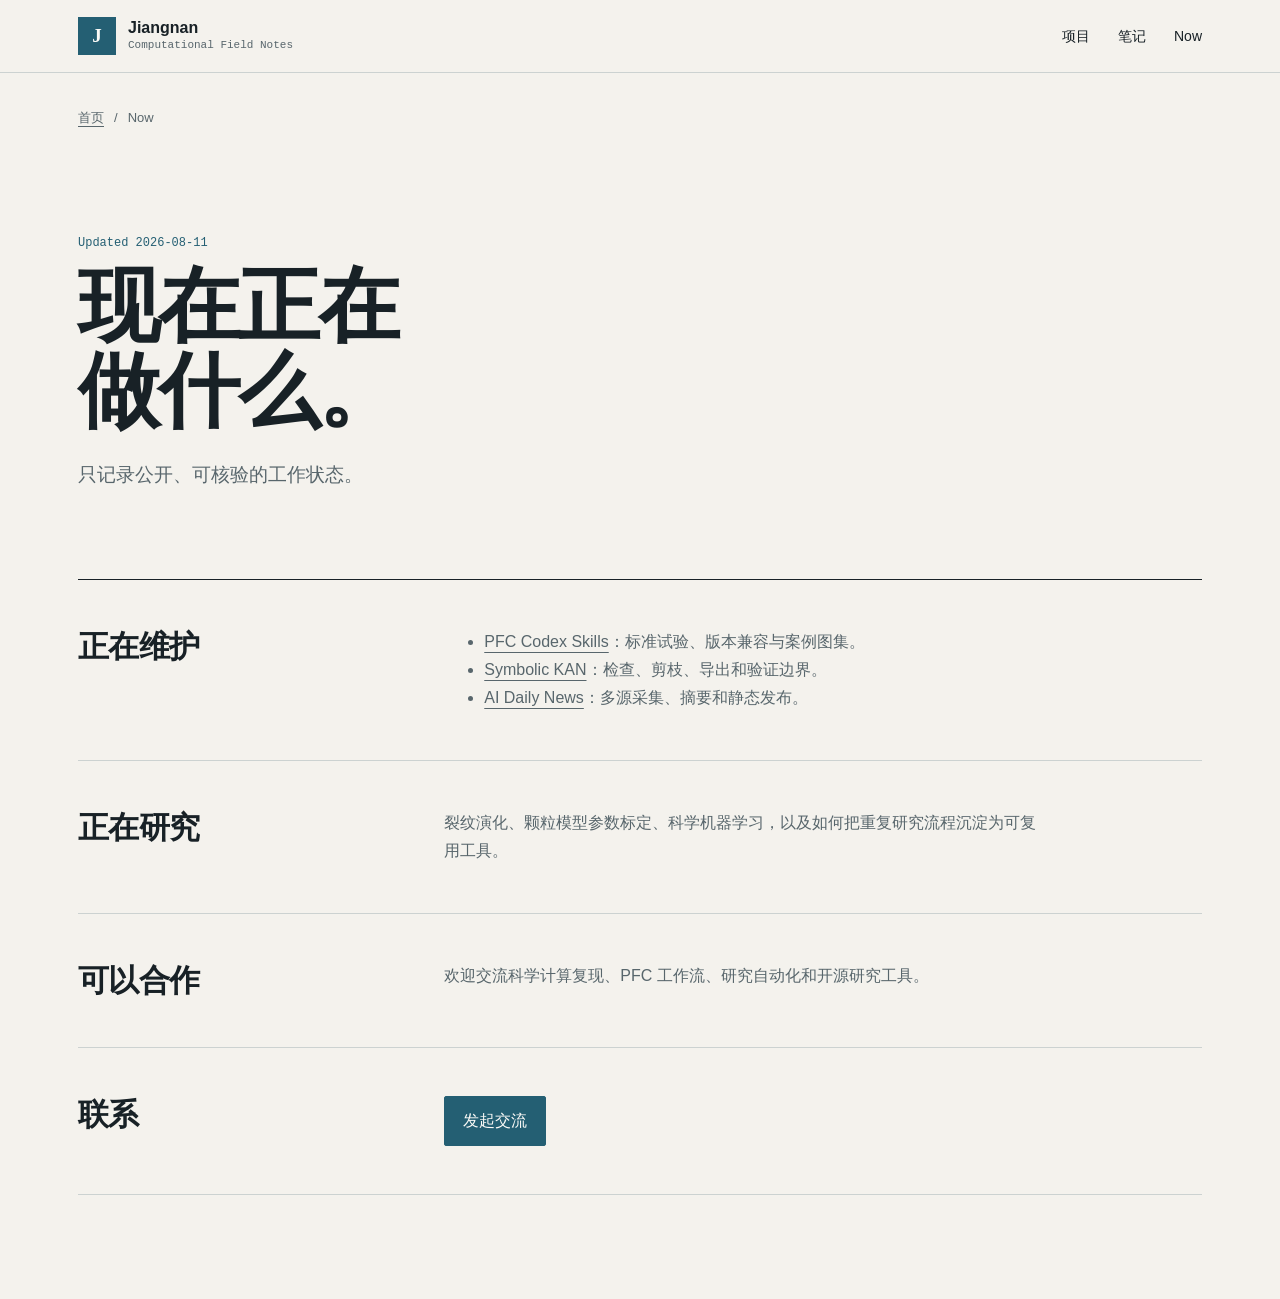
<file: now.html>
<!doctype html><html lang="zh-CN"><head><meta charset="utf-8"><meta name="viewport" content="width=device-width,initial-scale=1,viewport-fit=cover"><title>Now | Jiangnan</title><meta name="description" content="Jiangnan 当前维护、研究和可合作方向。"><link rel="canonical" href="https://jiangnan030-del.github.io/personal-atlas/now.html"><link rel="stylesheet" href="styles.css"><link rel="stylesheet" href="subpages.css"></head><body><header class="masthead"><div class="masthead-inner"><a class="identity" href="index.html"><span class="mark">J</span><span>Jiangnan<small>Computational Field Notes</small></span></a><nav><a href="index.html#work">项目</a><a href="index.html#notes">笔记</a><a href="now.html">Now</a></nav></div></header><main class="subpage"><div class="crumbs"><a href="index.html">首页</a><span>/</span><span>Now</span></div><header class="page-head"><p class="project-type">Updated 2026-08-11</p><h1>现在正在做什么。</h1><p>只记录公开、可核验的工作状态。</p></header><div class="now-list"><section><h2>正在维护</h2><ul><li><a href="cases/pfc-codex-skills.html">PFC Codex Skills</a>：标准试验、版本兼容与案例图集。</li><li><a href="cases/symbolic-kan.html">Symbolic KAN</a>：检查、剪枝、导出和验证边界。</li><li><a href="cases/ai-daily-news.html">AI Daily News</a>：多源采集、摘要和静态发布。</li></ul></section><section><h2>正在研究</h2><p>裂纹演化、颗粒模型参数标定、科学机器学习，以及如何把重复研究流程沉淀为可复用工具。</p></section><section><h2>可以合作</h2><p>欢迎交流科学计算复现、PFC 工作流、研究自动化和开源研究工具。</p></section><section><h2>联系</h2><p><a class="button" href="mailto:jiangnan030@gmail.com?subject=Research%20collaboration">发起交流</a></p></section></div></main></body></html>
</file>
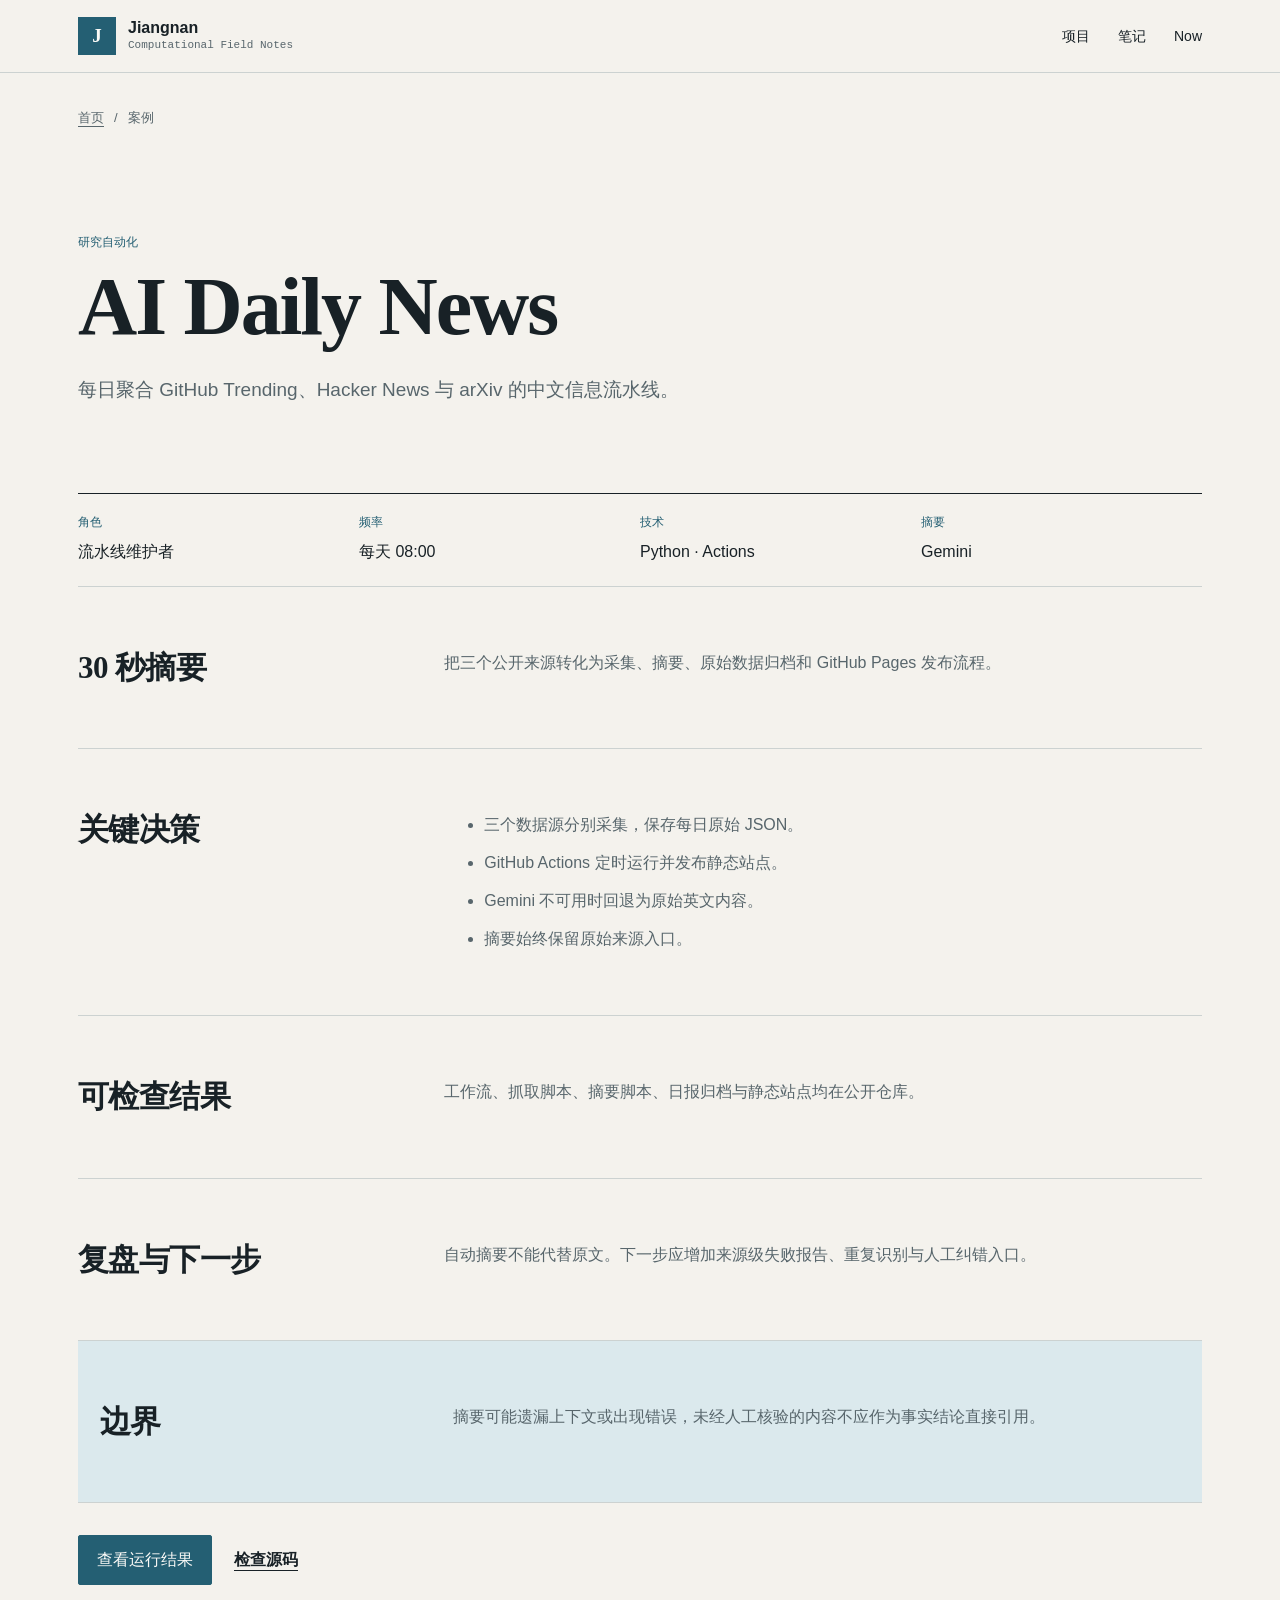
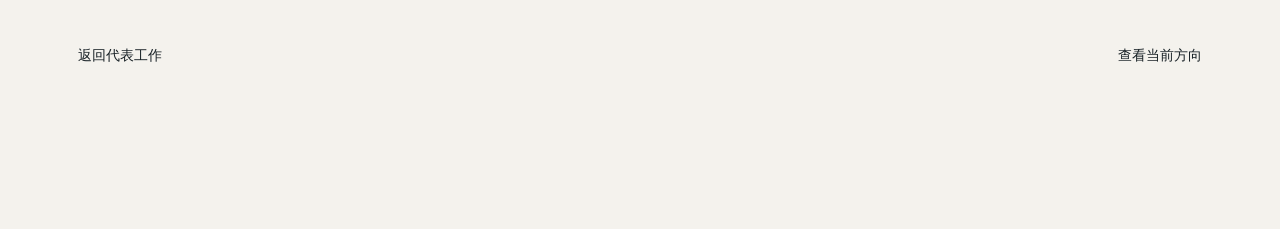
<file: cases/ai-daily-news.html>
<!doctype html><html lang="zh-CN"><head><meta charset="utf-8"><meta name="viewport" content="width=device-width,initial-scale=1,viewport-fit=cover"><title>AI Daily News | Jiangnan</title><meta name="description" content="AI Daily News 多源采集、摘要、归档和发布流水线案例。"><link rel="canonical" href="https://jiangnan030-del.github.io/personal-atlas/cases/ai-daily-news.html"><link rel="stylesheet" href="../styles.css"><link rel="stylesheet" href="../subpages.css"></head><body><header class="masthead"><div class="masthead-inner"><a class="identity" href="../index.html"><span class="mark">J</span><span>Jiangnan<small>Computational Field Notes</small></span></a><nav><a href="../index.html#work">项目</a><a href="../index.html#notes">笔记</a><a href="../now.html">Now</a></nav></div></header><main class="subpage"><div class="crumbs"><a href="../index.html">首页</a><span>/</span><span>案例</span></div><article><header class="page-head"><p class="project-type">研究自动化</p><h1>AI Daily News</h1><p>每日聚合 GitHub Trending、Hacker News 与 arXiv 的中文信息流水线。</p></header><dl class="meta"><div><dt>角色</dt><dd>流水线维护者</dd></div><div><dt>频率</dt><dd>每天 08:00</dd></div><div><dt>技术</dt><dd>Python · Actions</dd></div><div><dt>摘要</dt><dd>Gemini</dd></div></dl><section class="chapter"><h2>30 秒摘要</h2><p>把三个公开来源转化为采集、摘要、原始数据归档和 GitHub Pages 发布流程。</p></section><section class="chapter"><h2>关键决策</h2><ul><li>三个数据源分别采集，保存每日原始 JSON。</li><li>GitHub Actions 定时运行并发布静态站点。</li><li>Gemini 不可用时回退为原始英文内容。</li><li>摘要始终保留原始来源入口。</li></ul></section><section class="chapter"><h2>可检查结果</h2><p>工作流、抓取脚本、摘要脚本、日报归档与静态站点均在公开仓库。</p></section><section class="chapter"><h2>复盘与下一步</h2><p>自动摘要不能代替原文。下一步应增加来源级失败报告、重复识别与人工纠错入口。</p></section><section class="chapter limit"><h2>边界</h2><p>摘要可能遗漏上下文或出现错误，未经人工核验的内容不应作为事实结论直接引用。</p></section><div class="actions"><a class="button" href="https://jiangnan030-del.github.io/ai-daily-news/">查看运行结果</a><a class="text-link" href="https://github.com/jiangnan030-del/ai-daily-news">检查源码</a></div></article><nav class="next"><a href="../index.html#work">返回代表工作</a><a href="../now.html">查看当前方向</a></nav></main></body></html>
</file>
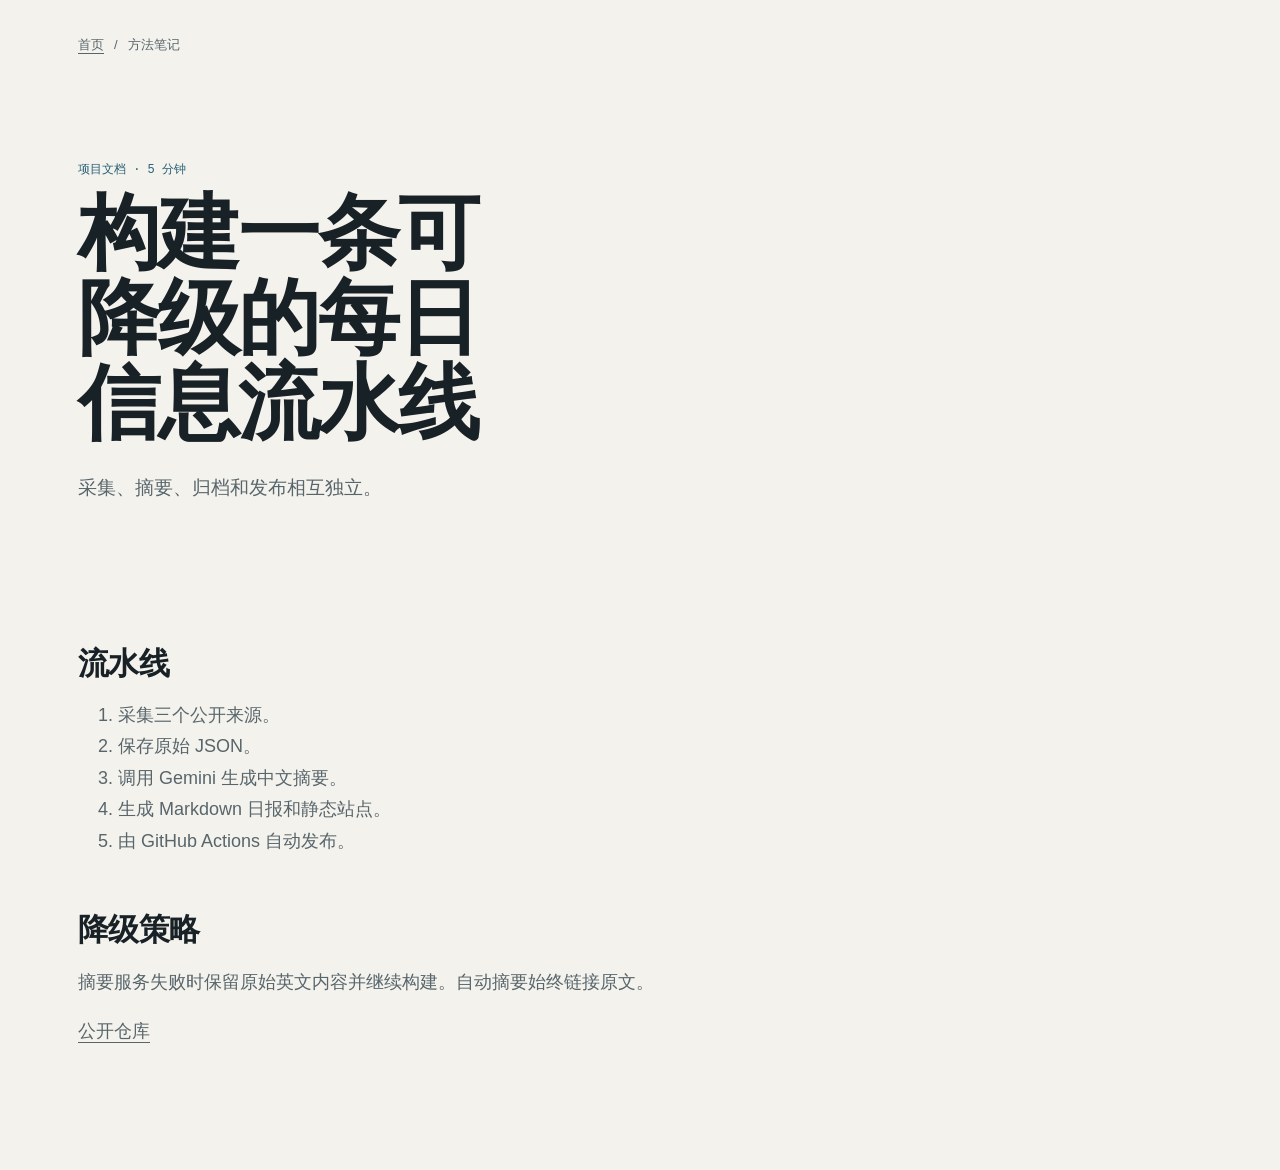
<file: notes/daily-news-pipeline.html>
<!doctype html><html lang="zh-CN"><head><meta charset="utf-8"><meta name="viewport" content="width=device-width,initial-scale=1"><title>可降级的每日信息流水线 | Jiangnan</title><meta name="description" content="AI Daily News 的采集、摘要、归档和发布结构。"><link rel="stylesheet" href="../styles.css"><link rel="stylesheet" href="../subpages.css"></head><body><main class="subpage"><div class="crumbs"><a href="../index.html">首页</a><span>/</span><span>方法笔记</span></div><article class="article"><header class="page-head"><p class="project-type">项目文档 · 5 分钟</p><h1>构建一条可降级的每日信息流水线</h1><p>采集、摘要、归档和发布相互独立。</p></header><div class="article-body"><h2>流水线</h2><ol><li>采集三个公开来源。</li><li>保存原始 JSON。</li><li>调用 Gemini 生成中文摘要。</li><li>生成 Markdown 日报和静态站点。</li><li>由 GitHub Actions 自动发布。</li></ol><h2>降级策略</h2><p>摘要服务失败时保留原始英文内容并继续构建。自动摘要始终链接原文。</p><p><a href="https://github.com/jiangnan030-del/ai-daily-news">公开仓库</a></p></div></article></main></body></html>
</file>
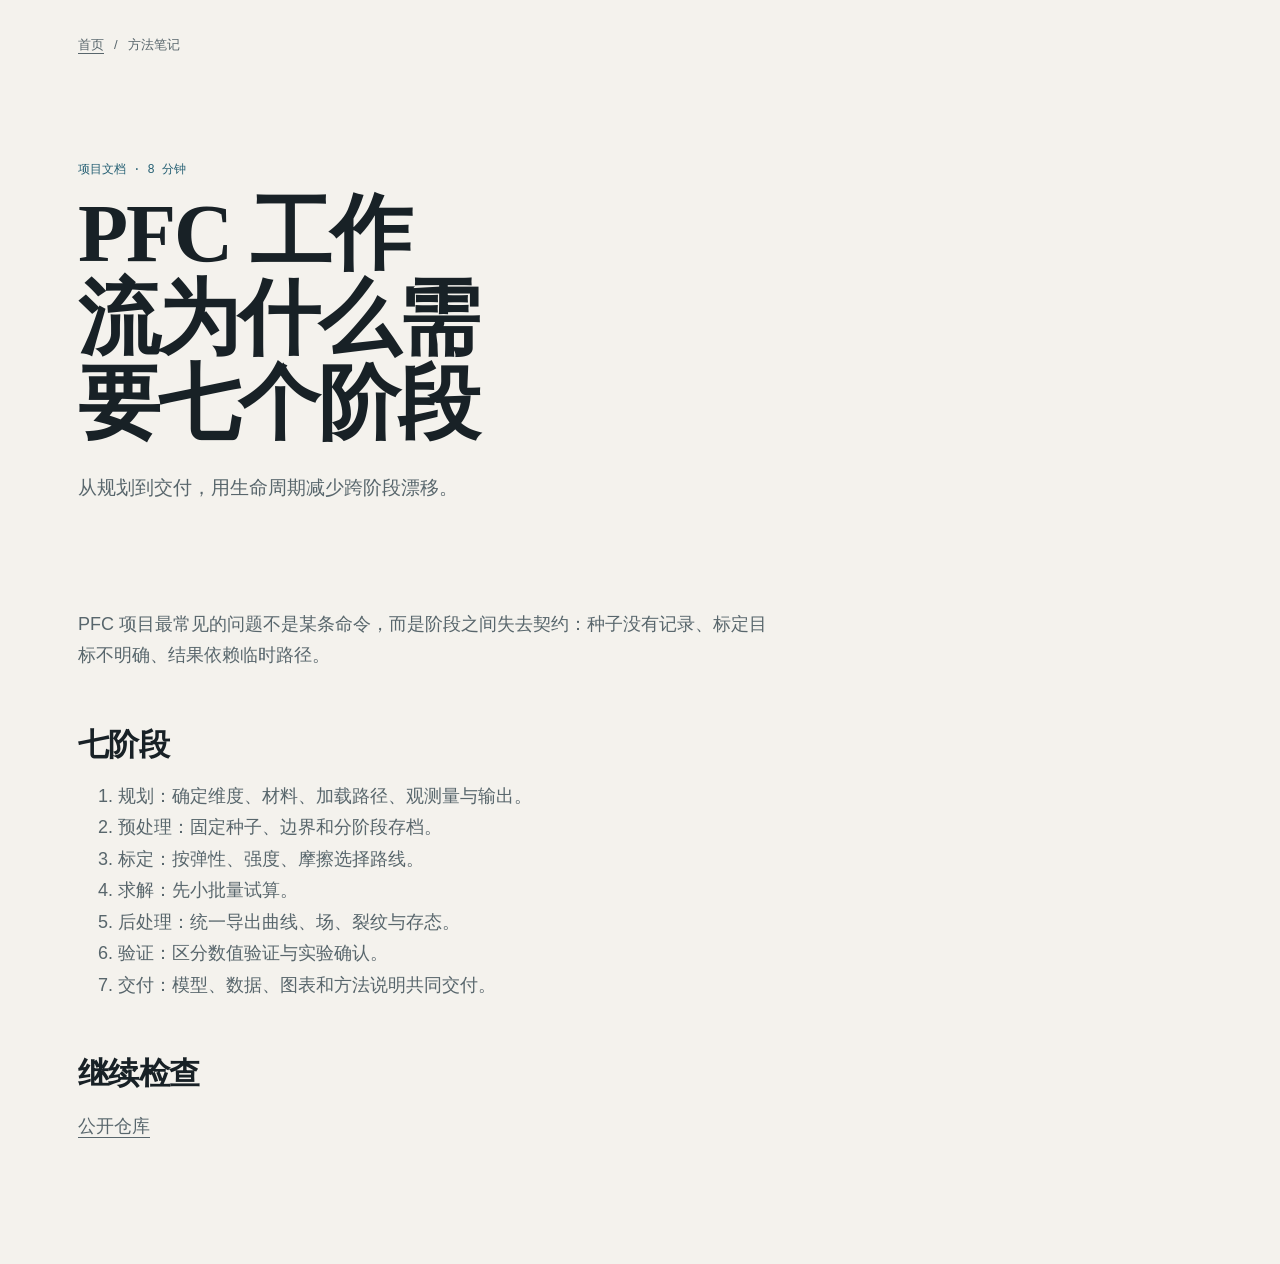
<file: notes/pfc-workflow.html>
<!doctype html><html lang="zh-CN"><head><meta charset="utf-8"><meta name="viewport" content="width=device-width,initial-scale=1"><title>PFC 七阶段工作流 | Jiangnan</title><meta name="description" content="PFC 工作流为什么需要七个阶段。"><link rel="stylesheet" href="../styles.css"><link rel="stylesheet" href="../subpages.css"></head><body><main class="subpage"><div class="crumbs"><a href="../index.html">首页</a><span>/</span><span>方法笔记</span></div><article class="article"><header class="page-head"><p class="project-type">项目文档 · 8 分钟</p><h1>PFC 工作流为什么需要七个阶段</h1><p>从规划到交付，用生命周期减少跨阶段漂移。</p></header><div class="article-body"><p>PFC 项目最常见的问题不是某条命令，而是阶段之间失去契约：种子没有记录、标定目标不明确、结果依赖临时路径。</p><h2>七阶段</h2><ol><li>规划：确定维度、材料、加载路径、观测量与输出。</li><li>预处理：固定种子、边界和分阶段存档。</li><li>标定：按弹性、强度、摩擦选择路线。</li><li>求解：先小批量试算。</li><li>后处理：统一导出曲线、场、裂纹与存态。</li><li>验证：区分数值验证与实验确认。</li><li>交付：模型、数据、图表和方法说明共同交付。</li></ol><h2>继续检查</h2><p><a href="https://github.com/jiangnan030-del/pfc-codex-skills">公开仓库</a></p></div></article></main></body></html>
</file>
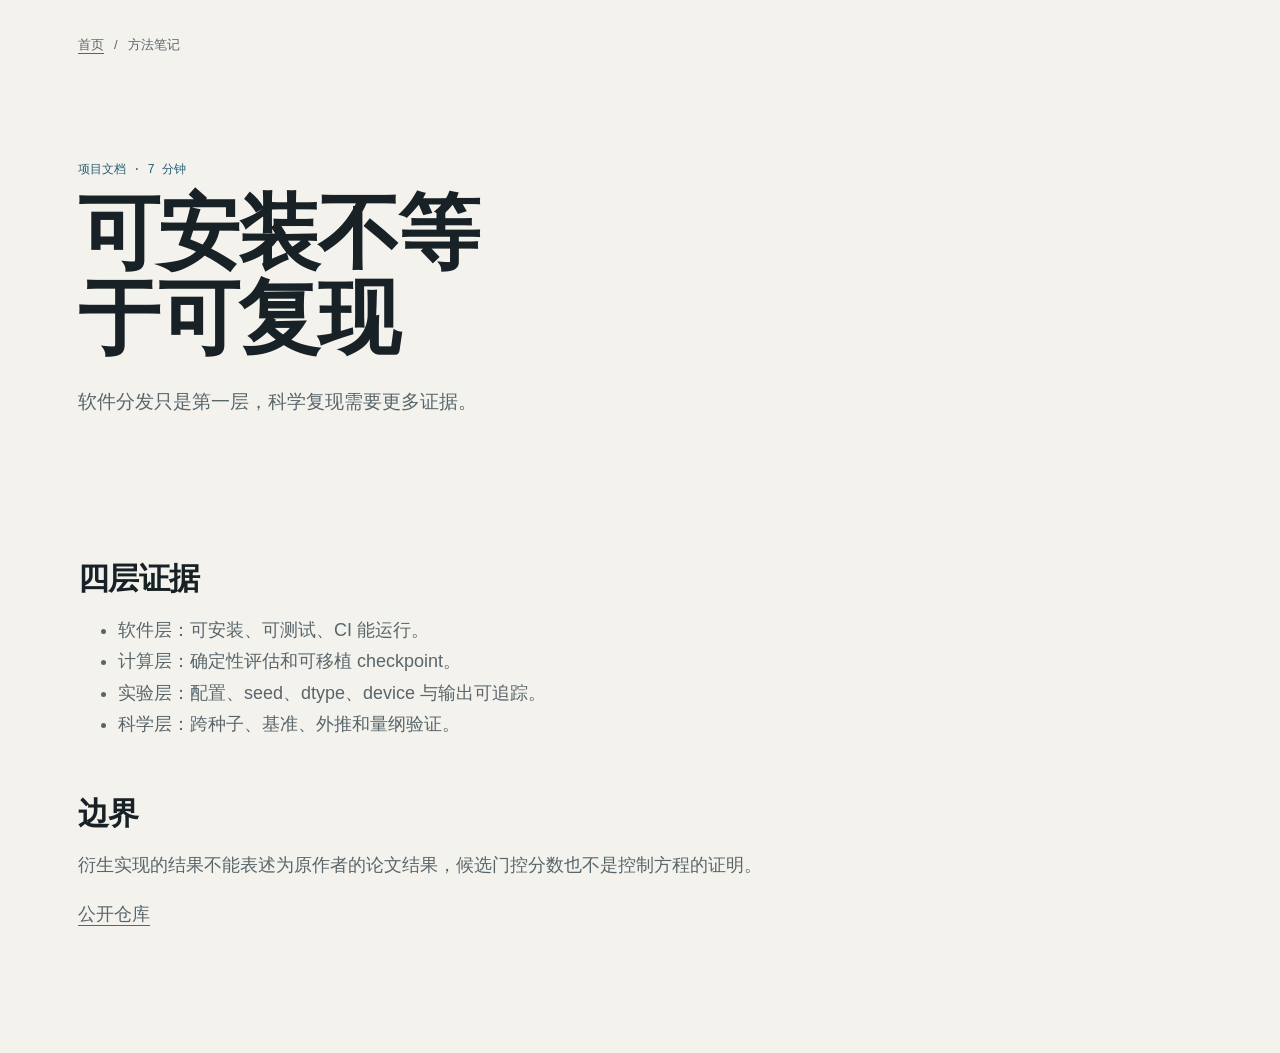
<file: notes/symbolic-kan-reproducibility.html>
<!doctype html><html lang="zh-CN"><head><meta charset="utf-8"><meta name="viewport" content="width=device-width,initial-scale=1"><title>可安装不等于可复现 | Jiangnan</title><meta name="description" content="Symbolic KAN 重构中的四层复现证据。"><link rel="stylesheet" href="../styles.css"><link rel="stylesheet" href="../subpages.css"></head><body><main class="subpage"><div class="crumbs"><a href="../index.html">首页</a><span>/</span><span>方法笔记</span></div><article class="article"><header class="page-head"><p class="project-type">项目文档 · 7 分钟</p><h1>可安装不等于可复现</h1><p>软件分发只是第一层，科学复现需要更多证据。</p></header><div class="article-body"><h2>四层证据</h2><ul><li>软件层：可安装、可测试、CI 能运行。</li><li>计算层：确定性评估和可移植 checkpoint。</li><li>实验层：配置、seed、dtype、device 与输出可追踪。</li><li>科学层：跨种子、基准、外推和量纲验证。</li></ul><h2>边界</h2><p>衍生实现的结果不能表述为原作者的论文结果，候选门控分数也不是控制方程的证明。</p><p><a href="https://github.com/jiangnan030-del/symbolic-kan-reproducible">公开仓库</a></p></div></article></main></body></html>
</file>
<file: styles.css>
:root{--canvas:#f4f2ed;--paper:#fbfaf7;--ink:#182126;--muted:#58666c;--rule:#ccd2d1;--accent:#245f73;--wash:#dbe9ed;--max:1180px;--serif:"Noto Serif SC","Songti SC",STSong,serif;--sans:"Noto Sans SC","Microsoft YaHei",sans-serif;--mono:Consolas,"Liberation Mono",monospace}*{box-sizing:border-box}html{scroll-behavior:smooth}body{margin:0;background:var(--canvas);color:var(--ink);font:16px/1.75 var(--sans);text-rendering:optimizeLegibility}::selection{background:var(--accent);color:var(--paper)}a{color:inherit;text-underline-offset:.3em;text-decoration-thickness:1px}.skip{position:fixed;top:-80px;left:16px;z-index:30;background:var(--ink);color:var(--paper);padding:10px 14px}.skip:focus{top:16px}.masthead{position:sticky;top:0;z-index:20;background:color-mix(in srgb,var(--canvas) 94%,transparent);border-bottom:1px solid var(--rule)}.masthead-inner{max-width:var(--max);min-height:72px;margin:auto;padding:10px 28px;display:flex;align-items:center;justify-content:space-between;gap:32px}.identity{display:flex;align-items:center;gap:12px;text-decoration:none;font-weight:650;line-height:1.15}.identity>span:last-child{display:grid}.identity small{font:11px/1.4 var(--mono);color:var(--muted);font-weight:400}.mark{width:38px;height:38px;display:grid;place-items:center;background:var(--accent);color:var(--paper);font:600 19px var(--serif)}nav{display:flex;align-items:center;gap:28px}nav a{min-height:44px;display:flex;align-items:center;text-decoration:none;font-size:14px}nav a:hover{color:var(--accent)}main>section,footer{max-width:var(--max);margin:auto;padding-left:28px;padding-right:28px}.hero{min-height:calc(100dvh - 72px);display:grid;grid-template-columns:.88fr 1.12fr;gap:72px;align-items:center;padding-top:72px;padding-bottom:88px}.hero-context,.project-type{font:12px/1.5 var(--mono);color:var(--accent)}h1,h2{font-family:var(--serif);font-weight:600;letter-spacing:-.025em;text-wrap:balance}h1{font-size:clamp(50px,5.7vw,78px);line-height:1.08;margin:18px 0 28px;max-width:10.5ch}.lead{max-width:36ch;color:var(--muted);font-size:18px}.actions{display:flex;align-items:center;gap:22px;margin-top:32px}.button{min-height:48px;padding:10px 18px;display:inline-flex;align-items:center;background:var(--accent);border:1px solid var(--accent);border-radius:2px;color:var(--paper);text-decoration:none;transition:transform .2s ease,background .2s ease}.button:hover{background:#194b5b;transform:translateY(-2px)}.button:active{transform:translateY(0)}.text-link{font-weight:650}.hero-plate,.evidence{margin:0}.hero-plate img,.evidence img{width:100%;height:auto;display:block;background:var(--paper)}.hero-plate img{aspect-ratio:4/5;object-fit:cover;object-position:center;border-radius:6px}.hero-plate figcaption,.evidence figcaption{display:flex;justify-content:space-between;gap:16px;border-top:1px solid var(--ink);padding-top:10px;margin-top:12px;font:11px/1.5 var(--mono);color:var(--muted)}.hero-plate figcaption b{color:var(--ink);font-weight:500}.research-index,.work,.trajectory,.notes,.contact{padding-top:104px;padding-bottom:104px;border-top:1px solid var(--rule)}.section-title{display:grid;grid-template-columns:1fr 1fr;gap:48px;align-items:end;margin-bottom:48px}.section-title h2,.work-intro h2{font-size:clamp(38px,4.5vw,58px);line-height:1.05;margin:0}.section-title p,.work-intro p{color:var(--muted);margin:0}.index-list{border-top:1px solid var(--ink)}.index-list article{display:grid;grid-template-columns:54px 1fr 1.35fr auto;gap:28px;align-items:center;padding:28px 0;border-bottom:1px solid var(--rule)}.index-list article>span{font:12px var(--mono);color:var(--accent)}.index-list h3{margin:0;font-size:22px}.index-list p{margin:0;color:var(--muted)}.index-list a{font-size:14px;white-space:nowrap}.work-intro{display:grid;grid-template-columns:1.3fr .7fr;gap:48px;align-items:end;margin-bottom:72px}.dossier{display:grid;grid-template-columns:1.15fr .85fr;gap:64px;align-items:center;padding:72px 0;border-top:1px solid var(--rule)}.dossier.reverse{grid-template-columns:.85fr 1.15fr}.dossier.reverse .evidence{order:2}.evidence img{aspect-ratio:16/10;object-fit:cover;border-radius:6px}.evidence.plot{padding:28px;background:var(--paper)}.evidence.plot img{object-fit:contain}.dossier-copy h3,.text-dossier h3{font:600 clamp(34px,4vw,50px)/1.05 var(--serif);letter-spacing:-.02em;margin:10px 0 30px}.dossier-copy dl{margin:0}.dossier-copy dl div{display:grid;grid-template-columns:58px 1fr;gap:18px;padding:14px 0;border-top:1px solid var(--rule)}dt{font:12px var(--mono);color:var(--accent)}dd{margin:0;color:var(--muted)}.stack{font:12px var(--mono);color:var(--muted);margin:24px 0}.project-link{font-weight:650}.text-dossier{display:grid;grid-template-columns:.8fr 1.2fr auto;gap:48px;align-items:center;padding:54px 0;border-top:1px solid var(--ink);border-bottom:1px solid var(--ink)}.text-dossier h3{margin-bottom:0}.text-dossier>p{margin:0;color:var(--muted);max-width:54ch}.text-actions{display:grid;gap:10px;white-space:nowrap}.repository-ledger{margin-top:72px;border-top:1px solid var(--ink)}.repository-ledger a,.note-list a{display:grid;grid-template-columns:1fr auto;gap:24px;align-items:center;padding:22px 0;border-bottom:1px solid var(--rule);text-decoration:none}.repository-ledger a:hover span,.note-list a:hover span{color:var(--accent)}.repository-ledger span,.note-list span{font-weight:650}.repository-ledger small,.note-list small{font:12px var(--mono);color:var(--muted)}.trajectory ol{max-width:820px;margin:0 0 0 auto;padding:0;list-style:none;border-top:1px solid var(--ink)}.trajectory li{display:grid;grid-template-columns:140px 1fr;gap:28px;padding:30px 0;border-bottom:1px solid var(--rule)}.trajectory time{font:12px var(--mono);color:var(--accent)}.trajectory h3{margin:0 0 6px;font-size:22px}.trajectory p{margin:0;color:var(--muted);max-width:58ch}.note-list{border-top:1px solid var(--ink)}.contact{display:flex;align-items:center;justify-content:space-between;gap:48px}.contact p{font:600 clamp(34px,4.5vw,58px)/1.15 var(--serif);letter-spacing:-.02em;max-width:16ch;margin:0}footer{padding-top:28px;padding-bottom:max(28px,env(safe-area-inset-bottom));display:flex;gap:24px;border-top:1px solid var(--rule);font-size:13px;color:var(--muted)}footer>span{margin-right:auto}:focus-visible{outline:2px solid var(--accent);outline-offset:4px}@media(hover:hover){.hero-plate,.evidence{transition:transform .25s ease}.hero-plate:hover,.evidence:hover{transform:translateY(-3px)}}@media(prefers-color-scheme:dark){:root{--canvas:#141a1d;--paper:#1c2428;--ink:#edf0ed;--muted:#aab5b5;--rule:#344247;--accent:#74b3c7;--wash:#20363d}.button{color:#102027}.button:hover{background:#91c7d7}.evidence.plot{background:#eef1f1}.hero-plate img{filter:saturate(.82)}}@media(prefers-reduced-motion:reduce){html{scroll-behavior:auto}.button,.hero-plate,.evidence{transition:none!important}}@media(max-width:880px){.hero{grid-template-columns:1fr;min-height:auto}.hero-copy{max-width:720px}.hero-plate img{aspect-ratio:16/10}.index-list article{grid-template-columns:40px 1fr}.index-list p{grid-column:2}.index-list a{grid-column:2}.dossier,.dossier.reverse{grid-template-columns:1fr;gap:38px}.dossier.reverse .evidence{order:0}.work-intro,.section-title{grid-template-columns:1fr;gap:16px}.text-dossier{grid-template-columns:1fr 1fr}.text-actions{grid-column:2}}@media(max-width:600px){.masthead-inner{display:block;padding:10px 18px}.identity{margin-bottom:10px}.identity small{display:none}nav{justify-content:space-between;border-top:1px solid var(--rule)}nav a{font-size:13px}.hero{padding:58px 18px 72px;gap:48px}h1{font-size:46px}.hero-context{max-width:32ch}.lead{font-size:17px}.hero-plate figcaption{display:grid}.research-index,.work,.trajectory,.notes,.contact{padding:72px 18px}.index-list article{gap:12px 18px;padding:24px 0}.index-list article>span{grid-row:1/4}.index-list h3{font-size:20px}.dossier{padding:54px 0}.evidence.plot{padding:14px}.dossier-copy dl div{grid-template-columns:48px 1fr}.text-dossier{grid-template-columns:1fr;gap:20px}.text-actions{grid-column:auto;display:flex;gap:22px}.repository-ledger a,.note-list a{grid-template-columns:1fr}.repository-ledger small,.note-list small{margin-top:-14px}.trajectory li{grid-template-columns:1fr;gap:8px}.contact{display:block}.contact p{font-size:42px}.contact .button{margin-top:30px}footer{padding-left:18px;padding-right:18px;flex-wrap:wrap}footer>span{width:100%;margin:0}}@media(pointer:coarse){nav a,.repository-ledger a,.note-list a,.text-actions a{min-height:44px}.button{min-height:48px}}
</file>
<file: subpages.css>
.subpage{max-width:1180px;margin:auto;padding:0 28px 104px}.crumbs{display:flex;gap:10px;padding:34px 0;font-size:13px;color:var(--muted)}.page-head{padding:58px 0 68px;max-width:900px}.page-head h1{font-size:clamp(50px,7vw,82px);line-height:1.04;max-width:13ch;margin:12px 0 24px}.page-head>p:last-child{font-size:19px;color:var(--muted);max-width:62ch}.case-hero{margin:0 0 52px}.case-hero img{width:100%;max-height:650px;object-fit:cover;display:block;border-radius:6px;background:var(--paper)}.case-hero figcaption{border-top:1px solid var(--ink);padding-top:10px;margin-top:12px;font:11px var(--mono);color:var(--muted)}.meta{display:grid;grid-template-columns:repeat(4,1fr);margin:0;border-top:1px solid var(--ink);border-bottom:1px solid var(--rule)}.meta div{padding:20px 16px 20px 0}.meta dt{margin-bottom:7px}.meta dd{color:var(--ink)}.chapter{padding:62px 0;display:grid;grid-template-columns:.42fr 1fr;gap:48px;border-bottom:1px solid var(--rule)}.chapter h2,.now-list h2,.article-body h2{font:600 31px/1.2 var(--serif);letter-spacing:-.02em;margin:0}.chapter>p,.chapter>ul{max-width:68ch;margin:0;color:var(--muted)}.chapter li+li{margin-top:10px}.chapter.limit{background:var(--wash);padding-left:22px;padding-right:22px}.chapter .actions{grid-column:2;margin:0}.next{display:flex;justify-content:space-between;padding:48px 0}.article{max-width:900px}.article-body{max-width:70ch;font-size:18px}.article-body h2{margin:54px 0 16px}.article-body p,.article-body li{color:var(--muted)}.now-list{border-top:1px solid var(--ink)}.now-list section{display:grid;grid-template-columns:.42fr 1fr;gap:48px;padding:48px 0;border-bottom:1px solid var(--rule)}.now-list p,.now-list ul{margin:0;color:var(--muted);max-width:68ch}@media(max-width:760px){.subpage{padding:0 18px 72px}.page-head{padding:42px 0 52px}.page-head h1{font-size:46px}.meta{grid-template-columns:1fr 1fr}.chapter,.now-list section{grid-template-columns:1fr;gap:18px;padding:46px 0}.chapter .actions{grid-column:auto}.chapter h2,.now-list h2,.article-body h2{font-size:28px}.article-body{font-size:17px}.next{display:grid;gap:20px}}
</file>
